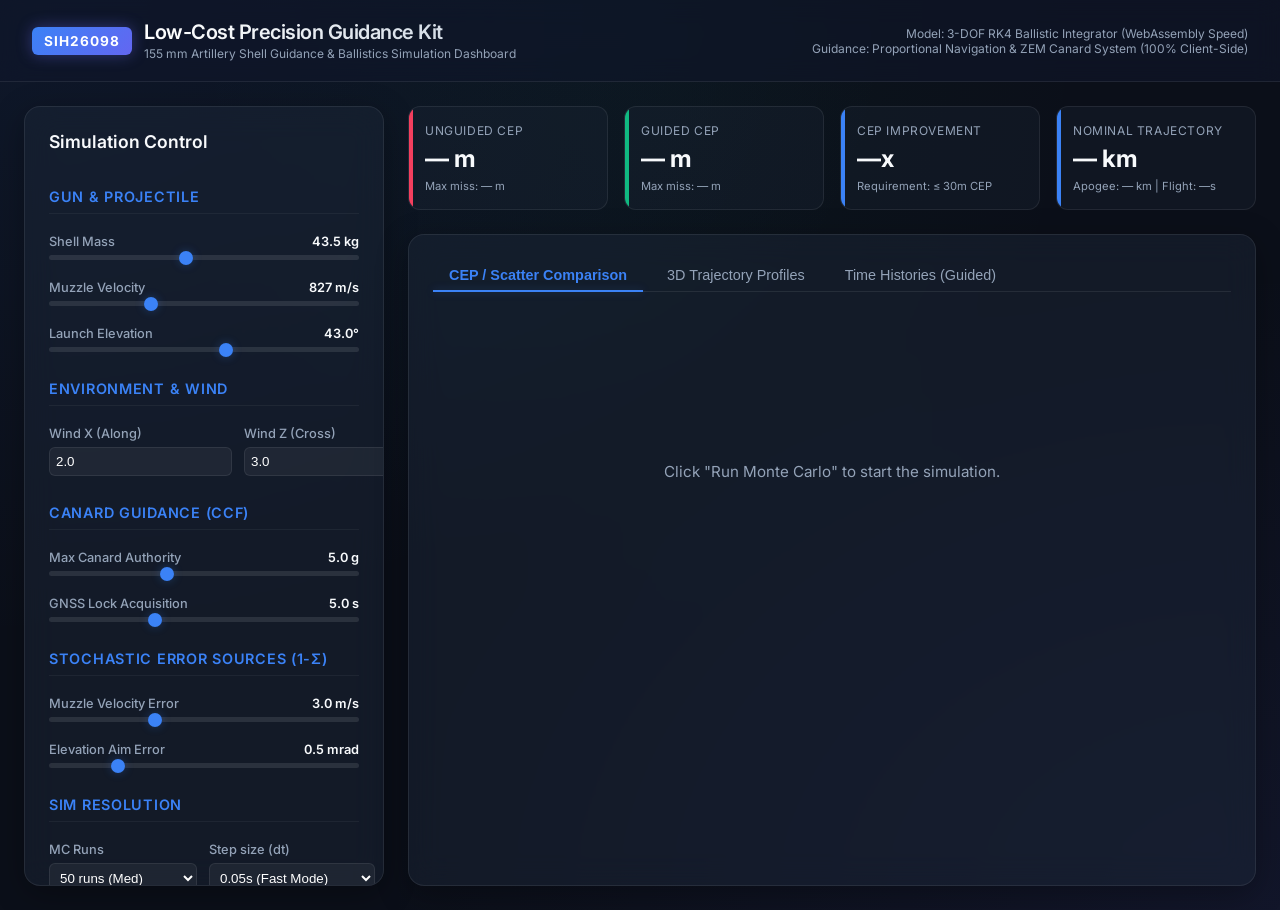
<file: index.html>
<!DOCTYPE html>
<html lang="en">
<head>
  <meta charset="UTF-8">
  <meta name="viewport" content="width=device-width, initial-scale=1.0">
  <title>SIH26098 – Precision Guidance Kit (155mm Shell) Simulation</title>
  <!-- Load Plotly.js CDN -->
  <script src="https://cdn.plot.ly/plotly-2.24.1.min.js"></script>
  <link rel="stylesheet" href="style.css">
</head>
<body>

  <!-- Header -->
  <header>
    <div class="logo-container">
      <div class="logo-badge">SIH26098</div>
      <div>
        <h1>Low-Cost Precision Guidance Kit</h1>
        <div class="tagline">155 mm Artillery Shell Guidance & Ballistics Simulation Dashboard</div>
      </div>
    </div>
    <div style="font-size: 0.75rem; color: var(--text-secondary); text-align: right;">
      Model: 3-DOF RK4 Ballistic Integrator (WebAssembly Speed)<br>
      Guidance: Proportional Navigation & ZEM Canard System (100% Client-Side)
    </div>
  </header>

  <!-- Dashboard Container -->
  <div class="dashboard-grid">

    <!-- Left Pane: Parameters -->
    <div class="glass-panel sidebar" style="position: relative;">
      <!-- Loading Overlay inside sidebar or plot panel. We'll keep a loading overlay on the plot panel. -->
      <h2 style="font-size: 1.1rem; font-weight: 600; margin-bottom: 0.5rem; color: var(--text-primary)">Simulation Control</h2>

      <!-- Shell & Fire Parameters -->
      <div class="section-title">Gun & Projectile</div>
      
      <div class="input-group">
        <div class="input-label-row">
          <span>Shell Mass</span>
          <span class="input-val"><span id="lbl_mass">43.5</span> kg</span>
        </div>
        <input type="range" id="mass" min="40" max="48" step="0.5" value="43.5" oninput="updateVal('mass')">
      </div>

      <div class="input-group">
        <div class="input-label-row">
          <span>Muzzle Velocity</span>
          <span class="input-val"><span id="lbl_muzzle_vel">827</span> m/s</span>
        </div>
        <input type="range" id="muzzle_vel" min="780" max="920" step="5" value="827" oninput="updateVal('muzzle_vel')">
      </div>

      <div class="input-group">
        <div class="input-label-row">
          <span>Launch Elevation</span>
          <span class="input-val"><span id="lbl_elevation">43.0</span>°</span>
        </div>
        <input type="range" id="elevation" min="20" max="60" step="0.5" value="43.0" oninput="updateVal('elevation')">
      </div>

      <!-- Environment / Wind -->
      <div class="section-title">Environment & Wind</div>
      
      <div class="numeric-row">
        <div class="input-group">
          <div class="input-label-row">
            <span>Wind X (Along)</span>
          </div>
          <input type="number" id="wind_surface_x" value="2.0" step="0.5" style="background: rgba(255,255,255,0.05); border: 1px solid var(--border-color); border-radius: 6px; padding: 6px; color: white; outline: none;">
        </div>
        <div class="input-group">
          <div class="input-label-row">
            <span>Wind Z (Cross)</span>
          </div>
          <input type="number" id="wind_surface_z" value="3.0" step="0.5" style="background: rgba(255,255,255,0.05); border: 1px solid var(--border-color); border-radius: 6px; padding: 6px; color: white; outline: none;">
        </div>
      </div>

      <!-- Guidance Kit -->
      <div class="section-title">Canard Guidance (CCF)</div>
      
      <div class="input-group">
        <div class="input-label-row">
          <span>Max Canard Authority</span>
          <span class="input-val"><span id="lbl_max_accel_g">5.0</span> g</span>
        </div>
        <input type="range" id="max_accel_g" min="2" max="10" step="0.5" value="5.0" oninput="updateVal('max_accel_g')">
      </div>

      <div class="input-group">
        <div class="input-label-row">
          <span>GNSS Lock Acquisition</span>
          <span class="input-val"><span id="lbl_gnss_lock_time">5.0</span> s</span>
        </div>
        <input type="range" id="gnss_lock_time" min="0" max="15" step="0.5" value="5.0" oninput="updateVal('gnss_lock_time')">
      </div>

      <!-- Errors -->
      <div class="section-title">Stochastic Error Sources (1-σ)</div>

      <div class="input-group">
        <div class="input-label-row">
          <span>Muzzle Velocity Error</span>
          <span class="input-val"><span id="lbl_mv_sigma">3.0</span> m/s</span>
        </div>
        <input type="range" id="mv_sigma" min="0.5" max="8.0" step="0.5" value="3.0" oninput="updateVal('mv_sigma')">
      </div>

      <div class="input-group">
        <div class="input-label-row">
          <span>Elevation Aim Error</span>
          <span class="input-val"><span id="lbl_elev_sigma_mrad">0.5</span> mrad</span>
        </div>
        <input type="range" id="elev_sigma_mrad" min="0.1" max="2.0" step="0.1" value="0.5" oninput="updateVal('elev_sigma_mrad')">
      </div>

      <!-- Settings -->
      <div class="section-title">Sim Resolution</div>

      <div class="numeric-row">
        <div class="input-group">
          <div class="input-label-row">
            <span>MC Runs</span>
          </div>
          <select id="n_runs" style="background: rgba(255,255,255,0.05); border: 1px solid var(--border-color); border-radius: 6px; padding: 6px; color: white; outline: none;">
            <option value="20">20 runs (Fast)</option>
            <option value="50" selected>50 runs (Med)</option>
            <option value="100">100 runs (Detailed)</option>
          </select>
        </div>
        <div class="input-group">
          <div class="input-label-row">
            <span>Step size (dt)</span>
          </div>
          <select id="dt" style="background: rgba(255,255,255,0.05); border: 1px solid var(--border-color); border-radius: 6px; padding: 6px; color: white; outline: none;">
            <option value="0.05" selected>0.05s (Fast Mode)</option>
            <option value="0.03">0.03s (Balanced)</option>
            <option value="0.01">0.01s (High Precision)</option>
          </select>
        </div>
      </div>

      <button class="btn-run" onclick="runSimulation()">
        <svg width="18" height="18" viewBox="0 0 24 24" fill="none" stroke="currentColor" stroke-width="2" stroke-linecap="round" stroke-linejoin="round"><polygon points="5 3 19 12 5 21 5 3"></polygon></svg>
        RUN MONTE CARLO
      </button>
    </div>

    <!-- Right Pane: Results -->
    <div class="main-content">
      
      <!-- Stats Container -->
      <div class="stats-container">
        <!-- Unguided CEP -->
        <div class="stat-card red">
          <span class="stat-label">Unguided CEP</span>
          <span class="stat-value"><span id="val_ung_cep">—</span> m</span>
          <span class="stat-subtext">Max miss: <span id="val_ung_max">—</span> m</span>
        </div>
        
        <!-- Guided CEP -->
        <div class="stat-card green">
          <span class="stat-label">Guided CEP</span>
          <span class="stat-value"><span id="val_gui_cep">—</span> m</span>
          <span class="stat-subtext">Max miss: <span id="val_gui_max">—</span> m</span>
        </div>

        <!-- Improvement Factor -->
        <div class="stat-card blue">
          <span class="stat-label">CEP Improvement</span>
          <span class="stat-value"><span id="val_improvement">—</span>x</span>
          <span class="stat-subtext">Requirement: &le; 30m CEP</span>
        </div>

        <!-- Nominal Stats -->
        <div class="stat-card blue">
          <span class="stat-label">Nominal Trajectory</span>
          <span class="stat-value"><span id="val_nom_range">—</span> km</span>
          <span class="stat-subtext">Apogee: <span id="val_nom_apogee">—</span> km | Flight: <span id="val_nom_time">—</span>s</span>
        </div>
      </div>

      <!-- Plot Panel -->
      <div class="glass-panel" style="position: relative; flex-grow: 1;">
        <!-- Loading Overlay -->
        <div class="loading-overlay" id="loader">
          <div class="spinner"></div>
          <div class="loading-text">Running 3-DOF Monte Carlo Simulations...</div>
          <div class="loading-subtext">Solving RK4 ODE systems with wind and canard closed-loop control dynamics.</div>
        </div>

        <!-- Tabs -->
        <div class="tab-container">
          <div class="tab-headers">
            <button class="tab-btn active" id="btn_tab_cep" onclick="switchTab(event, 'tab_cep')">CEP / Scatter Comparison</button>
            <button class="tab-btn" id="btn_tab_trajectories" onclick="switchTab(event, 'tab_trajectories')">3D Trajectory Profiles</button>
            <button class="tab-btn" id="btn_tab_histories" onclick="switchTab(event, 'tab_histories')">Time Histories (Guided)</button>
          </div>

          <!-- Tab Content 1: CEP Comparison -->
          <div class="tab-content active" id="tab_cep">
            <div id="plotly_cep" style="width: 100%; min-height: 480px; height: 100%;">
              <div class="placeholder-msg" id="msg_cep">
                <p style="color: var(--text-secondary); text-align: center; margin-top: 150px; font-size: 0.95rem;">
                  Click "Run Monte Carlo" to start the simulation.
                </p>
              </div>
            </div>
          </div>

          <!-- Tab Content 2: Trajectories -->
          <div class="tab-content" id="tab_trajectories">
            <div class="trajectories-grid" style="display: grid; grid-template-columns: 1fr 1fr; gap: 1rem; width: 100%; min-height: 480px; height: 100%;">
              <div id="plotly_trajectories_ung" style="width: 100%; height: 100%;"></div>
              <div id="plotly_trajectories_gui" style="width: 100%; height: 100%;"></div>
            </div>
          </div>

          <!-- Tab Content 3: Time Histories -->
          <div class="tab-content" id="tab_histories">
            <div class="histories-grid" style="display: grid; grid-template-columns: 1fr 1fr; grid-template-rows: 1fr 1fr; gap: 1rem; width: 100%; min-height: 520px; height: 100%;">
              <div id="plotly_hist_pos" style="width: 100%; height: 100%;"></div>
              <div id="plotly_hist_vel" style="width: 100%; height: 100%;"></div>
              <div id="plotly_hist_guid" style="width: 100%; height: 100%;"></div>
              <div id="plotly_hist_close" style="width: 100%; height: 100%;"></div>
            </div>
          </div>
        </div>
      </div>
      
    </div>
  </div>

  <!-- JavaScript Simulator Code -->
  <script>
    // Slider values updates
    function updateVal(id) {
      document.getElementById('lbl_' + id).innerText = document.getElementById(id).value;
    }

    // Switch Tabs
    function switchTab(evt, tabId) {
      const tabBtns = document.getElementsByClassName('tab-btn');
      for (let btn of tabBtns) {
        btn.classList.remove('active');
      }
      const tabContents = document.getElementsByClassName('tab-content');
      for (let content of tabContents) {
        content.classList.remove('active');
      }
      evt.currentTarget.classList.add('active');
      document.getElementById(tabId).classList.add('active');
      
      // Force Plotly to resize to the new visible container bounds
      window.dispatchEvent(new Event('resize'));
    }

    // --- PHYSICS & BALLISTICS MATHEMATICS ---

    // International Standard Atmosphere (ISA) air density
    function airDensity(altitudeM) {
      let alt = altitudeM < 0 ? 0.0 : altitudeM;
      let T, p;
      if (alt <= 11000.0) {
        T = 288.15 - 0.0065 * alt;
        p = 101325.0 * Math.pow(T / 288.15, 5.2559);
      } else if (alt <= 20000.0) {
        T = 216.65;
        p = 22632.0 * Math.exp(-9.80665 * (alt - 11000.0) / 62192.1157);
      } else {
        T = 216.65;
        p = 5475.05;
      }
      return p / (287.058 * T);
    }

    // Layered Wind Model class
    class WindModel {
      constructor(layers) {
        this.layers = layers || [
          [0,     2.0,  3.0],
          [1000,  4.0,  6.0],
          [3000,  6.0,  10.0],
          [5000,  5.0,  8.0],
          [8000,  3.0,  5.0]
        ];
      }
      getWind(altitudeM) {
        const layers = this.layers;
        if (altitudeM <= layers[0][0]) {
          return [layers[0][1], 0.0, layers[0][2]];
        }
        if (altitudeM >= layers[layers.length - 1][0]) {
          return [layers[layers.length - 1][1], 0.0, layers[layers.length - 1][2]];
        }
        for (let i = 0; i < layers.length - 1; i++) {
          const [a0, wx0, wz0] = layers[i];
          const [a1, wx1, wz1] = layers[i + 1];
          if (altitudeM >= a0 && altitudeM <= a1) {
            const frac = (altitudeM - a0) / (a1 - a0);
            const wx = wx0 + frac * (wx1 - wx0);
            const wz = wz0 + frac * (wz1 - wz0);
            return [wx, 0.0, wz];
          }
        }
        return [0.0, 0.0, 0.0];
      }
    }

    // Fourth-order Runge-Kutta step using inlined fast scalar math
    function rk4Step(state, dt, mass, Cd0, refArea, g, wind, guidanceAccel) {
      const [x, y, z, vx, vy, vz] = state;
      const [wx, wy, wz] = wind;
      const [gax, gay, gaz] = guidanceAccel;
      const CdFactor = -0.5 * Cd0 * refArea / mass;

      function getDerivs(yVal, vxVal, vyVal, vzVal) {
        const vrx = vxVal - wx;
        const vry = vyVal - wy;
        const vrz = vzVal - wz;
        const speed = Math.sqrt(vrx*vrx + vry*vry + vrz*vrz);
        let ax, ay, az;
        if (speed > 1e-6) {
          const rho = airDensity(yVal);
          const dragFactor = CdFactor * rho * speed;
          ax = dragFactor * vrx + gax;
          ay = dragFactor * vry - g + gay;
          az = dragFactor * vrz + gaz;
        } else {
          ax = gax;
          ay = -g + gay;
          az = gaz;
        }
        return [vxVal, vyVal, vzVal, ax, ay, az];
      }

      // k1
      const [dx1, dy1, dz1, dvx1, dvy1, dvz1] = getDerivs(y, vx, vy, vz);

      // k2
      const dtHalf = 0.5 * dt;
      const [dx2, dy2, dz2, dvx2, dvy2, dvz2] = getDerivs(
        y + dtHalf * dy1,
        vx + dtHalf * dvx1,
        vy + dtHalf * dvy1,
        vz + dtHalf * dvz1
      );

      // k3
      const [dx3, dy3, dz3, dvx3, dvy3, dvz3] = getDerivs(
        y + dtHalf * dy2,
        vx + dtHalf * dvx2,
        vy + dtHalf * dvy2,
        vz + dtHalf * dvz2
      );

      // k4
      const [dx4, dy4, dz4, dvx4, dvy4, dvz4] = getDerivs(
        y + dt * dy3,
        vx + dt * dvx3,
        vy + dt * dvy3,
        vz + dt * dvz3
      );

      const dtSixth = dt / 6.0;
      return [
        x + dtSixth * (dx1 + 2.0*dx2 + 2.0*dx3 + dx4),
        y + dtSixth * (dy1 + 2.0*dy2 + 2.0*dy3 + dy4),
        z + dtSixth * (dz1 + 2.0*dz2 + 2.0*dz3 + dz4),
        vx + dtSixth * (dvx1 + 2.0*dvx2 + 2.0*dvx3 + dvx4),
        vy + dtSixth * (dvy1 + 2.0*dvy2 + 2.0*dvy3 + dvy4),
        vz + dtSixth * (dvz1 + 2.0*dvz2 + 2.0*dvz3 + dvz4)
      ];
    }

    // Single trajectory propagation
    function propagateTrajectoryWind(mass, diameter, Cd0, muzzleVel, elevationRad, azimuthRad, dt, tMax, g, windModel, guidanceFunc) {
      const refArea = Math.PI * Math.pow(diameter / 2.0, 2);
      const vx0 = muzzleVel * Math.cos(elevationRad) * Math.cos(azimuthRad);
      const vy0 = muzzleVel * Math.sin(elevationRad);
      const vz0 = muzzleVel * Math.cos(elevationRad) * Math.sin(azimuthRad);

      let state = [0.0, 0.0, 0.0, vx0, vy0, vz0];
      let t = 0.0;

      const historyT = [t];
      const historyState = [[...state]];
      const historyGuid = [[0.0, 0.0, 0.0]];

      while (t < tMax) {
        const wind = windModel.getWind(state[1] > 0.0 ? state[1] : 0.0);
        let gAccel = [0.0, 0.0, 0.0];
        if (guidanceFunc) {
          gAccel = guidanceFunc(t, state);
        }

        state = rk4Step(state, dt, mass, Cd0, refArea, g, wind, gAccel);
        t += dt;

        historyT.push(t);
        historyState.push([...state]);
        historyGuid.push([...gAccel]);

        if (state[1] <= 0.0 && t > 1.0) {
          break;
        }
      }

      return {
        t: historyT,
        x: historyState.map(s => s[0]),
        y: historyState.map(s => s[1]),
        z: historyState.map(s => s[2]),
        vx: historyState.map(s => s[3]),
        vy: historyState.map(s => s[4]),
        vz: historyState.map(s => s[5]),
        guid: historyGuid,
        impact_x: historyState[historyState.length - 1][0],
        impact_z: historyState[historyState.length - 1][2],
        flight_time: t
      };
    }

    // Seeded Random Mulberry32 algorithm
    function mulberry32(a) {
      return function() {
        let t = a += 0x6D2B79F5;
        t = Math.imul(t ^ (t >>> 15), t | 1);
        t ^= t + Math.imul(t ^ (t >>> 7), t | 61);
        return ((t ^ (t >>> 14)) >>> 0) / 4294967296;
      }
    }

    // Seeded Normal (Box-Muller) generator
    function makeNormalGenerator(seed) {
      const rand = mulberry32(seed);
      return function(mean = 0, stdDev = 1) {
        let u1 = rand();
        let u2 = rand();
        while (u1 <= 1e-15) u1 = rand();
        const z = Math.sqrt(-2.0 * Math.log(u1)) * Math.cos(2.0 * Math.PI * u2);
        return mean + z * stdDev;
      }
    }

    // Closed-loop Zero-Effort Miss Guidance function generator
    function makeGuidanceFunc(guidParams, targetX, targetZ, g, dt, seed) {
      const maxAccel = guidParams.max_accel_g * g;
      const rng = makeNormalGenerator(seed);

      let lastCmd = [0.0, 0.0, 0.0];
      let lastUpdateT = -1.0;

      return function(t, state) {
        if (t < guidParams.gnss_lock_time) {
          return [0.0, 0.0, 0.0];
        }

        const [x, y, z, vx, vy, vz] = state;
        const dtUpdate = 1.0 / guidParams.update_rate;

        if (t - lastUpdateT < dtUpdate) {
          return [...lastCmd];
        }

        lastUpdateT = t;

        // Add GNSS noise
        const xMeas = x + rng(0, guidParams.gnss_noise_m);
        const zMeas = z + rng(0, guidParams.gnss_noise_m);
        const yMeas = y;

        let tGo = 0.5;
        if (yMeas > 10.0) {
          const disc = vy*vy + 2.0 * g * yMeas;
          if (disc > 0) {
            tGo = (vy + Math.sqrt(disc)) / g;
          } else {
            tGo = 2.0;
          }
        }
        tGo = Math.max(tGo, 0.5);

        // Zero Effort Miss
        const zemX = (xMeas + vx * tGo) - targetX;
        const zemZ = (zMeas + vz * tGo) - targetZ;

        // Proportional navigation commands (g-acceleration)
        const azCmd = -guidParams.nav_gain_cross * zemZ / (0.5 * Math.pow(tGo, 2));
        const ayCmd = -guidParams.nav_gain_range * zemX / (0.5 * Math.pow(tGo, 2));

        let cmd = [0.0, ayCmd, azCmd];
        const cmdMag = Math.sqrt(cmd[0]*cmd[0] + cmd[1]*cmd[1] + cmd[2]*cmd[2]);

        if (cmdMag > maxAccel) {
          const scale = maxAccel / cmdMag;
          cmd = [cmd[0] * scale, cmd[1] * scale, cmd[2] * scale];
        }

        // Smoothed actuator response filter
        const alpha = Math.min(dt / guidParams.cmd_tau, 1.0);
        const filteredCmd = [
          lastCmd[0] * (1 - alpha) + cmd[0] * alpha,
          lastCmd[1] * (1 - alpha) + cmd[1] * alpha,
          lastCmd[2] * (1 - alpha) + cmd[2] * alpha
        ];
        lastCmd = filteredCmd;

        return filteredCmd;
      }
    }

    // Circular Error Probable (CEP) Calculation (Median radial miss distance)
    function computeCep(rangeErrors, crossErrors) {
      const radii = [];
      for (let i = 0; i < rangeErrors.length; i++) {
        radii.push(Math.sqrt(rangeErrors[i]*rangeErrors[i] + crossErrors[i]*crossErrors[i]));
      }
      radii.sort((a, b) => a - b);
      const mid = Math.floor(radii.length / 2);
      if (radii.length % 2 !== 0) {
        return radii[mid];
      }
      return (radii[mid - 1] + radii[mid]) / 2.0;
    }

    // Monte Carlo simulation loops
    function runMonteCarlo(nRuns, shellBase, fireBase, dt, tMax, g, windBase, errors, guidParams, isGuided) {
      // 1. Nominal flight (without perturbations)
      const rNom = propagateTrajectoryWind(
        shellBase.mass, shellBase.diameter, shellBase.Cd0, shellBase.muzzle_vel,
        fireBase.elevation_rad, fireBase.azimuth_rad, dt, tMax, g, windBase, null
      );
      
      const targetX = rNom.impact_x;
      const targetZ = rNom.impact_z;

      const rng = makeNormalGenerator(isGuided ? 123 : 42);
      
      const impactsX = [];
      const impactsZ = [];
      const trajectories = [];

      for (let i = 0; i < nRuns; i++) {
        // Perturb shell parameters
        const mass = shellBase.mass + rng(0, errors.mass_sigma);
        const Cd0 = shellBase.Cd0 * (1.0 + rng(0, errors.cd_sigma_pct / 100.0));
        const muzzleVel = shellBase.muzzle_vel + rng(0, errors.mv_sigma);

        // Perturb firing angles
        const elev = fireBase.elevation_rad + rng(0, errors.elev_sigma_mrad * 1e-3);
        const azim = fireBase.azimuth_rad + rng(0, errors.azim_sigma_mrad * 1e-3);

        // Perturb wind profile layers
        const perturbedLayers = windBase.layers.map(([alt, wx, wz]) => {
          return [
            alt,
            wx + rng(0, errors.wind_sigma),
            wz + rng(0, errors.wind_sigma)
          ];
        });
        const wind = new WindModel(perturbedLayers);

        // Set up guidance function
        let guidanceFunc = null;
        if (isGuided) {
          guidanceFunc = makeGuidanceFunc(guidParams, targetX, targetZ, g, dt, i); // Unique seed per trajectory run
        }

        // Solve trajectory ODEs
        const result = propagateTrajectoryWind(
          mass, shellBase.diameter, Cd0, muzzleVel,
          elev, azim, dt, tMax, g, wind, guidanceFunc
        );

        impactsX.push(result.impact_x);
        impactsZ.push(result.impact_z);

        // Store up to 15 trajectories for display rendering
        if (i < 15) {
          trajectories.push(result);
        }
      }

      // Calculate errors relative to target
      const rangeErr = impactsX.map(x => x - targetX);
      const crossErr = impactsZ.map(z => z - targetZ);
      const cep = computeCep(rangeErr, crossErr);

      return {
        impacts_x: impactsX,
        impacts_z: impactsZ,
        range_err: rangeErr,
        cross_err: crossErr,
        nom_x: targetX,
        nom_z: targetZ,
        cep: cep,
        trajectories: trajectories,
        r_nom: rNom
      };
    }

    // --- MAIN EXECUTION HANDLER ---
    function runSimulation() {
      const loader = document.getElementById('loader');
      loader.style.display = 'flex';

      // Hide placeholder
      document.getElementById('msg_cep').style.display = 'none';

      // Let DOM paint loader before launching heavy computation
      setTimeout(() => {
        try {
          // 1. Gather all slider parameters
          const massVal = parseFloat(document.getElementById('mass').value);
          const muzzleVelVal = parseFloat(document.getElementById('muzzle_vel').value);
          const elevationDeg = parseFloat(document.getElementById('elevation').value);
          const elevationRad = elevationDeg * Math.PI / 180.0;
          
          const windXVal = parseFloat(document.getElementById('wind_surface_x').value);
          const windZVal = parseFloat(document.getElementById('wind_surface_z').value);
          
          const maxAccelG = parseFloat(document.getElementById('max_accel_g').value);
          const lockTime = parseFloat(document.getElementById('gnss_lock_time').value);
          
          const mvSigmaVal = parseFloat(document.getElementById('mv_sigma').value);
          const elevSigmaMradVal = parseFloat(document.getElementById('elev_sigma_mrad').value);
          
          const nRuns = parseInt(document.getElementById('n_runs').value);
          const dtVal = parseFloat(document.getElementById('dt').value);

          // Setup base configurations
          const shellBase = { mass: massVal, diameter: 0.155, Cd0: 0.295, muzzle_vel: muzzleVelVal };
          const fireBase = { elevation_rad: elevationRad, azimuth_rad: 0.0 };
          const g = 9.80665;
          const tMax = 120.0;

          // Layered wind model (base wind scale relative to surface inputs)
          const windBase = new WindModel([
            [0,     windXVal,       windZVal],
            [1000,  windXVal * 2,   windZVal * 2],
            [3000,  windXVal * 3,   windZVal * 3],
            [5000,  windXVal * 2.5, windZVal * 2.5],
            [8000,  windXVal * 1.5, windZVal * 1.5]
          ]);

          // Stat errors (1-sigma)
          const errors = {
            mass_sigma: 0.5,
            cd_sigma_pct: 3.0,
            mv_sigma: mvSigmaVal,
            elev_sigma_mrad: elevSigmaMradVal,
            azim_sigma_mrad: 0.3,
            wind_sigma: 2.0
          };

          // Guidance configurations
          const guidParams = {
            gnss_lock_time: lockTime,
            max_accel_g: maxAccelG,
            nav_gain_range: 3.0,
            nav_gain_cross: 4.0,
            cmd_tau: 0.2,
            update_rate: 10.0,
            gnss_noise_m: 3.0
          };

          const t0 = performance.now();

          // 2. Run Unguided Monte Carlo
          const mcUng = runMonteCarlo(nRuns, shellBase, fireBase, dtVal, tMax, g, windBase, errors, guidParams, false);

          // 3. Run Guided Monte Carlo
          const mcGui = runMonteCarlo(nRuns, shellBase, fireBase, dtVal, tMax, g, windBase, errors, guidParams, true);

          const durationMs = performance.now() - t0;
          console.log(`Simulation finished in ${durationMs.toFixed(1)} ms.`);

          // --- UPDATE RESULTS UI ---
          document.getElementById('val_ung_cep').innerText = mcUng.cep.toFixed(2);
          document.getElementById('val_ung_max').innerText = Math.max(...mcUng.range_err.map((r, idx) => {
            return Math.sqrt(r*r + mcUng.cross_err[idx]*mcUng.cross_err[idx]);
          })).toFixed(2);

          const guiCepVal = document.getElementById('val_gui_cep');
          guiCepVal.innerText = mcGui.cep.toFixed(2);
          if (mcGui.cep <= 30) {
            guiCepVal.className = "text-green highlight-text";
          } else {
            guiCepVal.className = "text-red highlight-text";
          }
          document.getElementById('val_gui_max').innerText = Math.max(...mcGui.range_err.map((r, idx) => {
            return Math.sqrt(r*r + mcGui.cross_err[idx]*mcGui.cross_err[idx]);
          })).toFixed(2);

          document.getElementById('val_improvement').innerText = (mcUng.cep / Math.max(mcGui.cep, 0.1)).toFixed(1);
          document.getElementById('val_nom_range').innerText = (mcUng.r_nom.impact_x / 1000).toFixed(2);
          document.getElementById('val_nom_apogee').innerText = (Math.max(...mcUng.r_nom.y) / 1000).toFixed(2);
          document.getElementById('val_nom_time').innerText = mcUng.r_nom.flight_time.toFixed(1);

          // --- PLOT 1: CEP SCATTER CHART ---
          renderPlotCep(mcUng, mcGui);

          // --- PLOT 2: TRAJECTORY COMPARISONS ---
          renderPlotTrajectories(mcUng, mcGui);

          // --- PLOT 3: GUIDED RUN HISTORIES ---
          renderPlotHistories(mcGui, mcGui.nom_x, mcGui.nom_z, maxAccelG);

        } catch (e) {
          alert('Error during simulation calculation: ' + e.message);
          console.error(e);
        } finally {
          loader.style.display = 'none';
        }
      }, 50);
    }

    // --- CHART PLOTTING ENGINE (PLOTLY) ---

    function renderPlotCep(mcUng, mcGui) {
      const theta = [];
      const cx_ung = [], cy_ung = [];
      const cx_gui = [], cy_gui = [];
      const cx_req = [], cy_req = [];

      for (let i = 0; i <= 200; i++) {
        const th = (i / 200.0) * 2 * Math.PI;
        theta.push(th);
        cx_ung.push(mcUng.cep * Math.cos(th));
        cy_ung.push(mcUng.cep * Math.sin(th));
        cx_gui.push(mcGui.cep * Math.cos(th));
        cy_gui.push(mcGui.cep * Math.sin(th));
        cx_req.push(30.0 * Math.cos(th));
        cy_req.push(30.0 * Math.sin(th));
      }

      const traceUngPoints = {
        x: mcUng.range_err,
        y: mcUng.cross_err,
        mode: 'markers',
        type: 'scatter',
        name: `Unguided (CEP: ${mcUng.cep.toFixed(1)}m)`,
        marker: { color: '#ef4444', size: 6, opacity: 0.5 }
      };

      const traceGuiPoints = {
        x: mcGui.range_err,
        y: mcGui.cross_err,
        mode: 'markers',
        type: 'scatter',
        name: `Guided (CEP: ${mcGui.cep.toFixed(1)}m)`,
        marker: { color: '#22c55e', size: 8, opacity: 0.8 }
      };

      const traceTarget = {
        x: [0],
        y: [0],
        mode: 'markers',
        type: 'scatter',
        name: 'Target',
        marker: { color: '#ffffff', symbol: 'cross', size: 14, line: { width: 2 } }
      };

      // Circles boundary
      const traceUngCircle = {
        x: cx_ung,
        y: cy_ung,
        mode: 'lines',
        name: 'Unguided CEP Circle',
        line: { color: '#ef4444', width: 1.5, dash: 'dash' },
        showlegend: false
      };

      const traceGuiCircle = {
        x: cx_gui,
        y: cy_gui,
        mode: 'lines',
        name: 'Guided CEP Circle',
        line: { color: '#22c55e', width: 2, dash: 'dash' },
        showlegend: false
      };

      const traceReqCircle = {
        x: cx_req,
        y: cy_req,
        mode: 'lines',
        name: '30m Requirement Limit',
        line: { color: '#3b82f6', width: 1.5, dash: 'dot' }
      };

      const data = [traceUngPoints, traceGuiPoints, traceTarget, traceUngCircle, traceGuiCircle, traceReqCircle];

      const maxRange = Math.max(mcUng.cep * 1.5, 50.0); // Adjust zoom

      const layout = {
        title: {
          text: `Circular Error Probable (CEP) Reduction: ${mcUng.cep.toFixed(1)}m &rarr; ${mcGui.cep.toFixed(1)}m`,
          font: { color: '#f1f5f9', size: 15 }
        },
        paper_bgcolor: '#0f172a',
        plot_bgcolor: '#1e293b',
        xaxis: {
          title: 'Range Error (m)',
          color: '#94a3b8',
          gridcolor: 'rgba(71,85,105,0.3)',
          range: [-maxRange, maxRange],
          zerolinecolor: 'rgba(71,85,105,0.6)'
        },
        yaxis: {
          title: 'Cross-range Error (m)',
          color: '#94a3b8',
          gridcolor: 'rgba(71,85,105,0.3)',
          range: [-maxRange, maxRange],
          zerolinecolor: 'rgba(71,85,105,0.6)',
          scaleanchor: 'x',
          scaleratio: 1
        },
        legend: {
          font: { color: '#94a3b8' },
          bgcolor: 'rgba(30,41,59,0.7)',
          bordercolor: 'rgba(71,85,105,0.4)',
          borderwidth: 1
        },
        margin: { t: 50, b: 50, l: 50, r: 50 }
      };

      Plotly.newPlot('plotly_cep', data, layout, { responsive: true });
    }

    function renderPlotTrajectories(mcUng, mcGui) {
      // Unguided Trajectories Plot
      const tracesUng = [];
      mcUng.trajectories.slice(0, 15).forEach((traj, idx) => {
        tracesUng.push({
          x: traj.x.map(val => val / 1000.0),
          y: traj.y.map(val => val / 1000.0),
          mode: 'lines',
          line: { color: '#ef4444', width: 0.8 },
          opacity: 0.4,
          showlegend: false
        });
      });
      // Add fake trace for legend representation
      tracesUng.push({
        x: [null],
        y: [null],
        mode: 'lines',
        name: 'Unguided Paths',
        line: { color: '#ef4444', width: 1.5 }
      });

      const layoutUng = {
        title: { text: 'Unguided Flight Arcs', font: { color: '#f1f5f9', size: 14 } },
        paper_bgcolor: '#0f172a',
        plot_bgcolor: '#1e293b',
        xaxis: { title: 'Downrange (km)', color: '#94a3b8', gridcolor: 'rgba(71,85,105,0.3)' },
        yaxis: { title: 'Altitude (km)', color: '#94a3b8', gridcolor: 'rgba(71,85,105,0.3)' },
        legend: { font: { color: '#94a3b8' } },
        margin: { t: 40, b: 40, l: 50, r: 20 }
      };

      Plotly.newPlot('plotly_trajectories_ung', tracesUng, layoutUng, { responsive: true });

      // Guided Trajectories Plot
      const tracesGui = [];
      mcGui.trajectories.slice(0, 15).forEach((traj, idx) => {
        tracesGui.push({
          x: traj.x.map(val => val / 1000.0),
          y: traj.y.map(val => val / 1000.0),
          mode: 'lines',
          line: { color: '#22c55e', width: 0.8 },
          opacity: 0.4,
          showlegend: false
        });
      });
      tracesGui.push({
        x: [null],
        y: [null],
        mode: 'lines',
        name: 'Guided Paths (CCF)',
        line: { color: '#22c55e', width: 2 }
      });

      const layoutGui = {
        title: { text: 'Guided Flight Arcs', font: { color: '#f1f5f9', size: 14 } },
        paper_bgcolor: '#0f172a',
        plot_bgcolor: '#1e293b',
        xaxis: { title: 'Downrange (km)', color: '#94a3b8', gridcolor: 'rgba(71,85,105,0.3)' },
        yaxis: { title: 'Altitude (km)', color: '#94a3b8', gridcolor: 'rgba(71,85,105,0.3)' },
        legend: { font: { color: '#94a3b8' } },
        margin: { t: 40, b: 40, l: 50, r: 20 }
      };

      Plotly.newPlot('plotly_trajectories_gui', tracesGui, layoutGui, { responsive: true });
    }

    function renderPlotHistories(mcGui, targetX, targetZ, maxAccelG) {
      // Pick first guided run for profiling details
      const traj = mcGui.trajectories[0];

      // 1. Position Histories
      const tracePosRange = {
        x: traj.t,
        y: traj.x.map(v => v / 1000.0),
        mode: 'lines',
        name: 'Downrange (km)',
        line: { color: '#3b82f6', width: 1.5 }
      };
      const tracePosAlt = {
        x: traj.t,
        y: traj.y.map(v => v / 1000.0),
        mode: 'lines',
        name: 'Altitude (km)',
        line: { color: '#f59e0b', width: 1.5 }
      };
      const tracePosCross = {
        x: traj.t,
        y: traj.z,
        mode: 'lines',
        name: 'Cross-range (m)',
        line: { color: '#10b981', width: 1.5 }
      };

      const layoutPos = {
        title: { text: 'Guided Trajectory Profile', font: { color: '#f1f5f9', size: 12 } },
        paper_bgcolor: '#0f172a',
        plot_bgcolor: '#1e293b',
        xaxis: { title: 'Time (s)', color: '#94a3b8', gridcolor: 'rgba(71,85,105,0.2)' },
        yaxis: { title: 'Position Units', color: '#94a3b8', gridcolor: 'rgba(71,85,105,0.2)' },
        legend: { font: { color: '#94a3b8' }, bgcolor: 'rgba(30,41,59,0.5)' },
        margin: { t: 30, b: 30, l: 40, r: 10 }
      };
      Plotly.newPlot('plotly_hist_pos', [tracePosRange, tracePosAlt, tracePosCross], layoutPos, { responsive: true });

      // 2. Velocity Profile
      const speeds = traj.t.map((_, i) => {
        return Math.sqrt(traj.vx[i]*traj.vx[i] + traj.vy[i]*traj.vy[i] + traj.vz[i]*traj.vz[i]);
      });

      const traceVelTotal = {
        x: traj.t,
        y: speeds,
        mode: 'lines',
        name: 'Total Speed',
        line: { color: '#6366f1', width: 1.5 }
      };
      const traceVelVx = {
        x: traj.t,
        y: traj.vx,
        mode: 'lines',
        name: 'Vx (along)',
        line: { color: '#ec4899', width: 1, dash: 'dot' }
      };
      const traceVelVy = {
        x: traj.t,
        y: traj.vy,
        mode: 'lines',
        name: 'Vy (vert)',
        line: { color: '#14b8a6', width: 1, dash: 'dot' }
      };

      const layoutVel = {
        title: { text: 'Velocity Vectors', font: { color: '#f1f5f9', size: 12 } },
        paper_bgcolor: '#0f172a',
        plot_bgcolor: '#1e293b',
        xaxis: { title: 'Time (s)', color: '#94a3b8', gridcolor: 'rgba(71,85,105,0.2)' },
        yaxis: { title: 'Velocity (m/s)', color: '#94a3b8', gridcolor: 'rgba(71,85,105,0.2)' },
        legend: { font: { color: '#94a3b8' }, bgcolor: 'rgba(30,41,59,0.5)' },
        margin: { t: 30, b: 30, l: 40, r: 10 }
      };
      Plotly.newPlot('plotly_hist_vel', [traceVelTotal, traceVelVx, traceVelVy], layoutVel, { responsive: true });

      // 3. Canard Guidance Commands
      const g_total = traj.guid.map(cmd => {
        return Math.sqrt(cmd[1]*cmd[1] + cmd[2]*cmd[2]) / 9.80665;
      });

      const traceGuidVert = {
        x: traj.t,
        y: traj.guid.map(cmd => cmd[1] / 9.80665),
        mode: 'lines',
        name: 'Vertical (g)',
        line: { color: '#3b82f6', width: 1.2 }
      };
      const traceGuidLat = {
        x: traj.t,
        y: traj.guid.map(cmd => cmd[2] / 9.80665),
        mode: 'lines',
        name: 'Lateral (g)',
        line: { color: '#ef4444', width: 1.2 }
      };
      const traceGuidTotal = {
        x: traj.t,
        y: g_total,
        mode: 'lines',
        name: '|Total| (g)',
        line: { color: '#f1f5f9', width: 1.5, opacity: 0.5 }
      };

      const layoutGuid = {
        title: { text: 'Guidance Control Commands', font: { color: '#f1f5f9', size: 12 } },
        paper_bgcolor: '#0f172a',
        plot_bgcolor: '#1e293b',
        xaxis: { title: 'Time (s)', color: '#94a3b8', gridcolor: 'rgba(71,85,105,0.2)' },
        yaxis: { title: 'Acceleration (g)', color: '#94a3b8', gridcolor: 'rgba(71,85,105,0.2)', range: [-maxAccelG * 1.2, maxAccelG * 1.2] },
        legend: { font: { color: '#94a3b8' }, bgcolor: 'rgba(30,41,59,0.5)' },
        margin: { t: 30, b: 30, l: 40, r: 10 }
      };
      Plotly.newPlot('plotly_hist_guid', [traceGuidVert, traceGuidLat, traceGuidTotal], layoutGuid, { responsive: true });

      // 4. Closing distance
      const distance = traj.t.map((_, i) => {
        return Math.sqrt(Math.pow(traj.x[i] - targetX, 2) + Math.pow(traj.z[i] - targetZ, 2)) / 1000.0;
      });

      const traceClose = {
        x: traj.t,
        y: distance,
        mode: 'lines',
        name: 'Distance to Target',
        line: { color: '#10b981', width: 1.8 }
      };

      const layoutClose = {
        title: { text: 'Closing Range Profile', font: { color: '#f1f5f9', size: 12 } },
        paper_bgcolor: '#0f172a',
        plot_bgcolor: '#1e293b',
        xaxis: { title: 'Time (s)', color: '#94a3b8', gridcolor: 'rgba(71,85,105,0.2)' },
        yaxis: { title: 'Range to Target (km)', color: '#94a3b8', gridcolor: 'rgba(71,85,105,0.2)' },
        margin: { t: 30, b: 30, l: 40, r: 10 }
      };
      Plotly.newPlot('plotly_hist_close', [traceClose], layoutClose, { responsive: true });
    }
  </script>
</body>
</html>
</file>
<file: style.css>
/* Inter Font Import */
@import url('https://fonts.googleapis.com/css2?family=Inter:wght@300;400;500;600;700&display=swap');

:root {
  --bg-color: #0b0f19;
  --panel-bg: rgba(30, 41, 59, 0.45);
  --border-color: rgba(255, 255, 255, 0.08);
  --text-primary: #f8fafc;
  --text-secondary: #94a3b8;
  
  /* Vibrant accents */
  --accent-blue: #3b82f6;
  --accent-blue-glow: rgba(59, 130, 246, 0.3);
  --accent-green: #10b981;
  --accent-green-glow: rgba(16, 185, 129, 0.35);
  --accent-red: #f43f5e;
  --accent-red-glow: rgba(244, 63, 94, 0.35);
  
  --shadow-glow: 0 0 25px rgba(59, 130, 246, 0.15);
  --font-family: 'Inter', -apple-system, BlinkMacSystemFont, "Segoe UI", Roboto, sans-serif;
}

* {
  box-sizing: border-box;
  margin: 0;
  padding: 0;
}

body {
  background-color: var(--bg-color);
  background-image: 
    radial-gradient(at 0% 0%, rgba(59, 130, 246, 0.08) 0px, transparent 50%),
    radial-gradient(at 50% 0%, rgba(16, 185, 129, 0.04) 0px, transparent 50%),
    radial-gradient(at 100% 100%, rgba(99, 102, 241, 0.08) 0px, transparent 50%);
  color: var(--text-primary);
  font-family: var(--font-family);
  min-height: 100vh;
  display: flex;
  flex-direction: column;
  overflow-x: hidden;
}

/* Header */
header {
  backdrop-filter: blur(12px);
  -webkit-backdrop-filter: blur(12px);
  background: rgba(15, 23, 42, 0.6);
  border-bottom: 1px solid var(--border-color);
  padding: 1.25rem 2rem;
  display: flex;
  justify-content: space-between;
  align-items: center;
  position: sticky;
  top: 0;
  z-index: 100;
}

.logo-container {
  display: flex;
  align-items: center;
  gap: 12px;
}

.logo-badge {
  background: linear-gradient(135deg, var(--accent-blue), #6366f1);
  color: white;
  padding: 6px 12px;
  border-radius: 6px;
  font-weight: 700;
  font-size: 0.85rem;
  letter-spacing: 1px;
  box-shadow: 0 0 15px rgba(99, 102, 241, 0.4);
}

h1 {
  font-size: 1.25rem;
  font-weight: 600;
  letter-spacing: -0.025em;
  background: linear-gradient(to right, #ffffff, #cbd5e1);
  -webkit-background-clip: text;
  -webkit-text-fill-color: transparent;
}

.tagline {
  font-size: 0.75rem;
  color: var(--text-secondary);
  margin-top: 2px;
}

/* Dashboard Layout */
.dashboard-grid {
  display: grid;
  grid-template-columns: 360px 1fr;
  gap: 1.5rem;
  padding: 1.5rem;
  flex-grow: 1;
  max-width: 1600px;
  margin: 0 auto;
  width: 100%;
}

/* Panels */
.glass-panel {
  background: var(--panel-bg);
  backdrop-filter: blur(16px);
  -webkit-backdrop-filter: blur(16px);
  border: 1px solid var(--border-color);
  border-radius: 16px;
  padding: 1.5rem;
  box-shadow: 0 8px 32px 0 rgba(0, 0, 0, 0.3);
  display: flex;
  flex-direction: column;
  gap: 1.25rem;
}

.sidebar {
  max-height: calc(100vh - 120px);
  overflow-y: auto;
}

/* Custom Scrollbar for Sidebar */
.sidebar::-webkit-scrollbar {
  width: 6px;
}
.sidebar::-webkit-scrollbar-track {
  background: transparent;
}
.sidebar::-webkit-scrollbar-thumb {
  background: rgba(255, 255, 255, 0.1);
  border-radius: 3px;
}
.sidebar::-webkit-scrollbar-thumb:hover {
  background: rgba(255, 255, 255, 0.2);
}

/* Section Header */
.section-title {
  font-size: 0.9rem;
  font-weight: 600;
  text-transform: uppercase;
  letter-spacing: 0.05em;
  color: var(--accent-blue);
  border-bottom: 1px solid rgba(255, 255, 255, 0.05);
  padding-bottom: 8px;
  margin-top: 0.5rem;
}

/* Input Fields Group */
.input-group {
  display: flex;
  flex-direction: column;
  gap: 6px;
}

.input-label-row {
  display: flex;
  justify-content: space-between;
  font-size: 0.8rem;
  font-weight: 500;
  color: var(--text-secondary);
}

.input-val {
  color: var(--text-primary);
  font-weight: 600;
}

input[type="range"] {
  -webkit-appearance: none;
  width: 100%;
  height: 5px;
  background: rgba(255, 255, 255, 0.1);
  border-radius: 5px;
  outline: none;
}

input[type="range"]::-webkit-slider-thumb {
  -webkit-appearance: none;
  width: 14px;
  height: 14px;
  background: var(--accent-blue);
  border-radius: 50%;
  cursor: pointer;
  transition: all 0.2s;
  box-shadow: 0 0 10px var(--accent-blue-glow);
}

input[type="range"]::-webkit-slider-thumb:hover {
  transform: scale(1.2);
  background: #60a5fa;
}

.numeric-row {
  display: grid;
  grid-template-columns: 1fr 1fr;
  gap: 12px;
}

/* Run Button */
.btn-run {
  background: linear-gradient(135deg, var(--accent-blue), #4f46e5);
  color: white;
  border: none;
  border-radius: 8px;
  padding: 0.85rem;
  font-weight: 600;
  font-size: 0.95rem;
  cursor: pointer;
  transition: all 0.3s ease;
  box-shadow: 0 4px 15px rgba(59, 130, 246, 0.3);
  display: flex;
  justify-content: center;
  align-items: center;
  gap: 10px;
}

.btn-run:hover {
  transform: translateY(-2px);
  box-shadow: 0 6px 20px rgba(59, 130, 246, 0.5);
  background: linear-gradient(135deg, #60a5fa, #6366f1);
}

.btn-run:active {
  transform: translateY(0);
}

/* Right Content Area */
.main-content {
  display: flex;
  flex-direction: column;
  gap: 1.5rem;
}

/* Stats Row */
.stats-container {
  display: grid;
  grid-template-columns: repeat(auto-fit, minmax(180px, 1fr));
  gap: 1rem;
}

.stat-card {
  background: rgba(30, 41, 59, 0.3);
  border: 1px solid var(--border-color);
  border-radius: 12px;
  padding: 1rem;
  display: flex;
  flex-direction: column;
  gap: 6px;
  position: relative;
  overflow: hidden;
  transition: all 0.3s ease;
}

.stat-card:hover {
  border-color: rgba(255, 255, 255, 0.15);
  transform: translateY(-2px);
}

.stat-card::before {
  content: '';
  position: absolute;
  top: 0;
  left: 0;
  width: 4px;
  height: 100%;
}

.stat-card.blue::before { background: var(--accent-blue); }
.stat-card.green::before { background: var(--accent-green); }
.stat-card.red::before { background: var(--accent-red); }

.stat-label {
  font-size: 0.75rem;
  text-transform: uppercase;
  letter-spacing: 0.05em;
  color: var(--text-secondary);
}

.stat-value {
  font-size: 1.5rem;
  font-weight: 700;
  color: var(--text-primary);
}

.stat-subtext {
  font-size: 0.7rem;
  color: var(--text-secondary);
}

.highlight-text {
  font-weight: 600;
}
.text-green { color: var(--accent-green); }
.text-red { color: var(--accent-red); }

/* Tab Container */
.tab-container {
  display: flex;
  flex-direction: column;
  flex-grow: 1;
}

.tab-headers {
  display: flex;
  gap: 8px;
  border-bottom: 1px solid var(--border-color);
  margin-bottom: 1.25rem;
}

.tab-btn {
  background: transparent;
  border: none;
  color: var(--text-secondary);
  font-weight: 500;
  font-size: 0.9rem;
  padding: 8px 16px;
  cursor: pointer;
  position: relative;
  transition: color 0.3s;
}

.tab-btn:hover {
  color: var(--text-primary);
}

.tab-btn.active {
  color: var(--accent-blue);
  font-weight: 600;
}

.tab-btn.active::after {
  content: '';
  position: absolute;
  bottom: -1px;
  left: 0;
  right: 0;
  height: 2px;
  background-color: var(--accent-blue);
  box-shadow: 0 0 8px var(--accent-blue-glow);
}

.tab-content {
  display: none;
  justify-content: center;
  align-items: center;
  flex-grow: 1;
  min-height: 450px;
}

.tab-content.active {
  display: flex;
}

.plot-image {
  max-width: 100%;
  max-height: 520px;
  border-radius: 8px;
  box-shadow: 0 4px 20px rgba(0, 0, 0, 0.4);
  border: 1px solid var(--border-color);
  object-fit: contain;
}

/* Loading Overlay */
.loading-overlay {
  position: absolute;
  top: 0;
  left: 0;
  right: 0;
  bottom: 0;
  background: rgba(15, 23, 42, 0.85);
  backdrop-filter: blur(8px);
  border-radius: 16px;
  display: none;
  flex-direction: column;
  justify-content: center;
  align-items: center;
  gap: 1.5rem;
  z-index: 10;
}

.spinner {
  width: 48px;
  height: 48px;
  border: 4px solid rgba(59, 130, 246, 0.1);
  border-top-color: var(--accent-blue);
  border-radius: 50%;
  animation: spin 1s linear infinite;
  box-shadow: 0 0 20px rgba(59, 130, 246, 0.2);
}

.loading-text {
  font-weight: 500;
  color: var(--text-primary);
  font-size: 1rem;
}

.loading-subtext {
  color: var(--text-secondary);
  font-size: 0.8rem;
  margin-top: -10px;
}

@keyframes spin {
  to { transform: rotate(360deg); }
}

/* Responsiveness */
@media (max-width: 1024px) {
  .dashboard-grid {
    grid-template-columns: 1fr;
  }
  .sidebar {
    max-height: none;
  }
}
</file>
